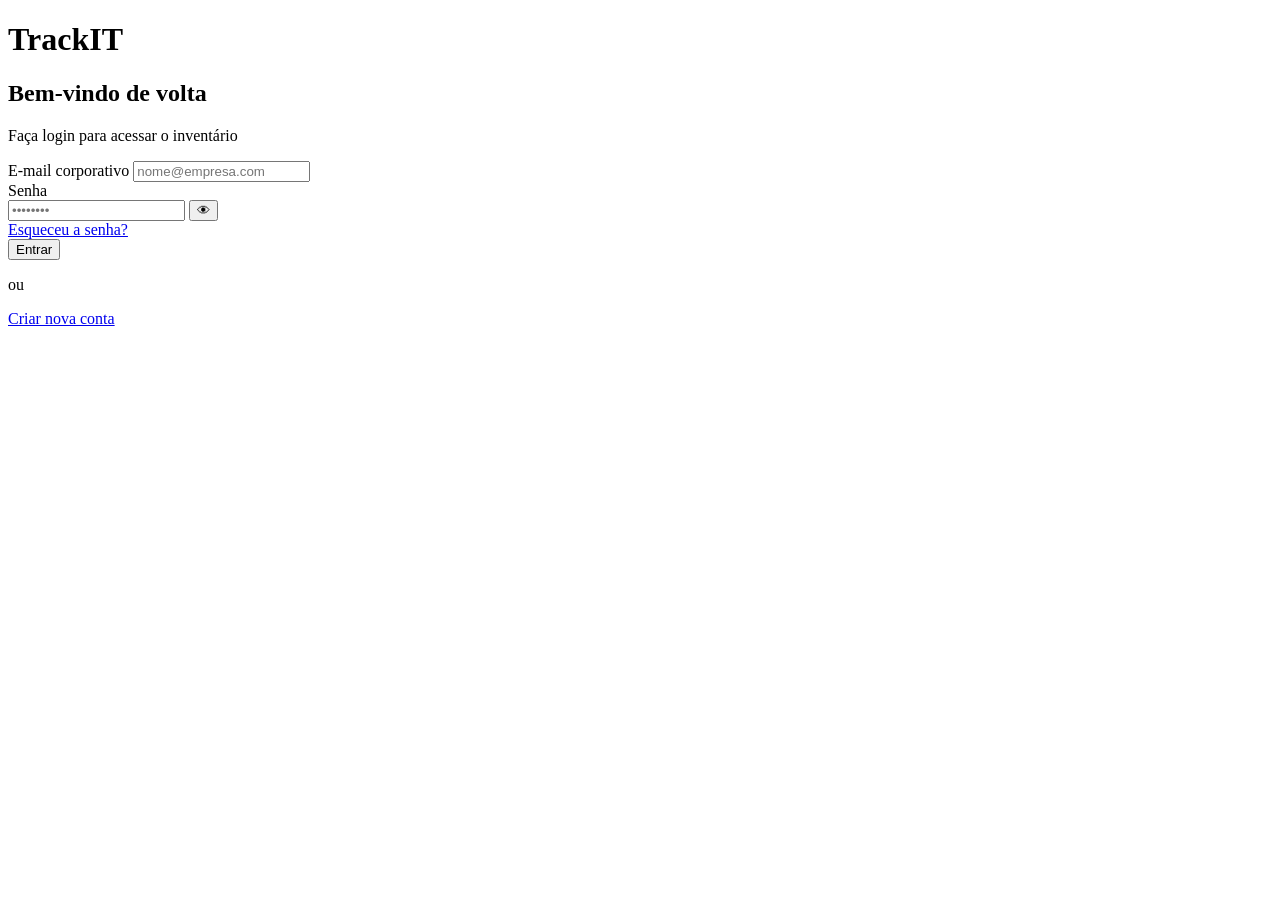
<file: index.html>
<!DOCTYPE html>
<html lang="en">
<head>
    <meta charset="UTF-8">
    <meta name="viewport" content="width=device-width, initial-scale=1.0">
    <title>TrackIT</title>
</head>
<body>
    <main class="login-card">
        <header>
            <h1>
                Track<span class="IT">IT</span>
            </h1>
            <h2>Bem-vindo de volta</h2>
            <p>Faça login para acessar o inventário</p>
        </header>
        <!-- BACKEND: precisa ajustar a rota
                {email, password}
                a API devolve em caso de sucesso e de erro
                sucesso: 200 + token ou cookie de sessão(backend precisa definir)
                        -> front redireciona pro dashboard 
                erro: 401 + { "message": "E-mail ou senha inválidos" }
                        (mesma mensagem pra e-mail inexistente ou senha errada)
                Erro do servidor: 500 -->
        <form action="/api/auth/login" method="POST">
            <p id="login-error" role="alert" hidden></p>
            <div class="field">
                <label for="email"> E-mail corporativo</label>
                    <!-- BACKEND: chega em req.body.email . Validar formato também no servidor. -->
                    <input type="email" id="email" name="email" placeholder="nome@empresa.com" required/> 
            </div>            
            <div class="field">
                <label for="password"> Senha</label>
                    <div class="password-wrapper">
                        <!-- BACKEND: chega em req.body.password . comparar com o hash salvo
                        nunca registrar em log, nem devolver em resposta -->
                        <input type="password" id="password" name="password" placeholder="••••••••" required/>
                        <button type="button" aria-label="Mostrar senha">👁</button>
                    </div>
            </div>
            <div class="field-forgot-password">
                <!-- BACKEND: ajustar rota para a página de recuperação de senha -->
                <a href="/esqueci-senha">Esqueceu a senha?</a>
            </div>
                <!-- BACKEND: envia o form, em caso de sucesso entra no dashboard inventário  -->
                <button type="submit" class="btn btn-primary">Entrar</button>
        </form>
        <div class="divider">
            <p>ou</p>
        </div>
        <!-- BACKEND: a definir rota que entra na tela de cadastro -->
        <a href="/cadastro" class="btn btn-outline">Criar nova conta</a>
    </main>
</body>
</html>
</file>
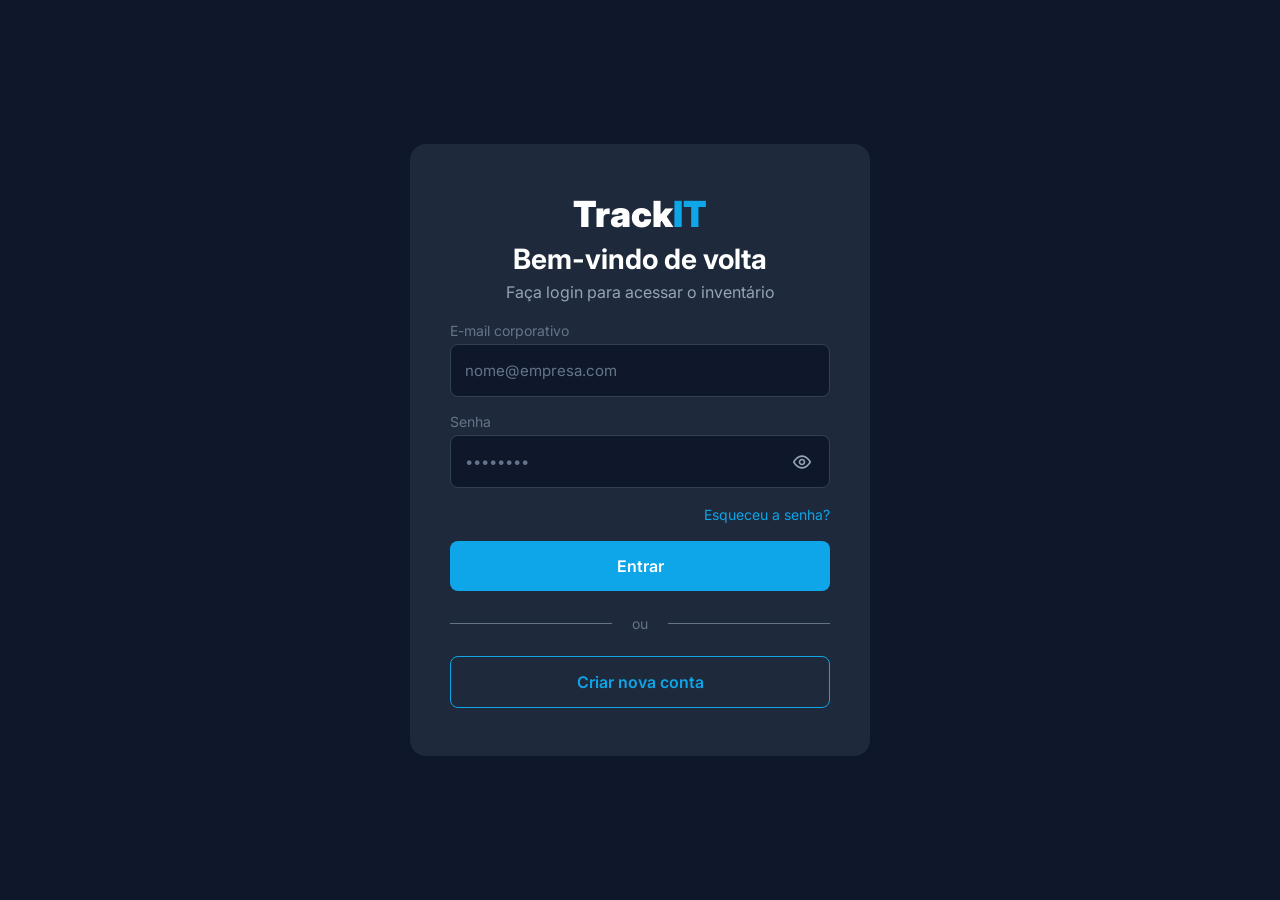
<file: src/frontend/index.html>
<!DOCTYPE html>
<html lang="pt-BR">
<head>
    <link rel="icon" type="image/png" href="./img/icon.png">
    <link rel="preconnect" href="https://fonts.googleapis.com">
    <link rel="preconnect" href="https://fonts.gstatic.com" crossorigin>
    <link href="https://fonts.googleapis.com/css2?family=Inter:ital,opsz,wght@0,14..32,100..900;1,14..32,100..900&display=swap" rel="stylesheet">
    <link rel="stylesheet" href="../frontend/styles/login.css">
    <meta charset="UTF-8">
    <meta name="viewport" content="width=device-width, initial-scale=1.0">
    <title>TrackIT</title>
</head>
<body>
    <main class="login-card">
        <header>
            <h1>
                Track<span class="logo-it">IT</span>
            </h1>
            <h2>Bem-vindo de volta</h2>
            <p>Faça login para acessar o inventário</p>
        </header>
        <!-- BACKEND: precisa ajustar a rota
                {email, password}
                a API devolve em caso de sucesso e de erro
                sucesso: 200 + token ou cookie de sessão(backend precisa definir)
                        -> front redireciona pro dashboard 
                erro: 401 + { "message": "E-mail ou senha inválidos" }
                        (mesma mensagem pra e-mail inexistente ou senha errada)
                Erro do servidor: 500 -->
        <form id="login-form" action="/api/auth/login" method="POST">
            <div class="field">
                <label for="email"> E-mail corporativo</label>
                <!-- BACKEND: chega em req.body.email . Validar formato também no servidor. -->
                <input type="email" id="email" name="email" placeholder="nome@empresa.com" required/> 
            </div>            
            <div class="field">
                <label for="password"> Senha</label>
                <div class="password-wrapper">
                    <!-- BACKEND: chega em req.body.password . comparar com o hash salvo
                    nunca registrar em log, nem devolver em resposta -->
                    <input type="password" id="password" name="password" placeholder="••••••••" required/>
                    <button type="button" aria-label="Mostrar senha" id="toggle-password">
                    <img src="img/svg/eye-password-view.svg" class="gray-color" alt="">
                    </button>
                </div>
                <div class="error-wrapper">
                    <div class="error-inner">
                        <p id="login-error" role="alert"></p>
                    </div>
                </div>

            </div>
            <div class="field-forgot-password">
                <!-- BACKEND: ajustar rota para a página de recuperação de senha -->
                <a href="/esqueci-senha">Esqueceu a senha?</a>
            </div>
            <!-- BACKEND: envia o form, em caso de sucesso entra no dashboard inventário  -->
            <button type="submit" class="btn btn-primary">Entrar</button>
        </form>
        <div class="divider">
            <p>ou</p>
        </div>
        <!-- BACKEND: a definir rota que entra na tela de cadastro -->
        <a href="/cadastro" class="btn btn-outline">Criar nova conta</a>
    </main>

    <script src="./javascript/login.js"></script>
</body>
</html>
</file>
<file: src/frontend/styles/login.css>
* {
    box-sizing: border-box;
    margin: 0;
}

body {
    font-family: "Inter", sans-serif;
    font-style: normal;
    color: #FFFFFF;
    background-color: #0F172A;
    display: flex;
    justify-content: center;
    align-items: center;
    min-height: 100vh;
    padding: 16px;
}

.login-card {
    width: 100%;
    max-width: 460px;
    background-color: #1E293B;
    border-radius: 16px;
    padding: 48px 40px;
}

header {
    text-align: center;
    margin-bottom: 20px;
}
h1 {
    font-weight: 900;
    font-size: 36px;
}

.logo-it {
    color: #0EA5E9;
}

h2 {
    font-weight: 700;
    font-size: 28px;
    margin: 6px 0;
}

header p {
    color: #94A3B8;
    font-size: 16px;
}

.field {
    margin-bottom: 16px;
}

label {
    font-size: 14px;
    color: #64748B;
    display: block;
    margin-bottom: 5px;
}

input {
    background-color: #0F172A;
    border: 1px solid #334155;
    border-radius: 8px;
    padding: 16px 14px;
    width: 100%;
    color: #fff;
    font: inherit;
    font-size: 15px;
}

input::placeholder {
    color: #64748B;
}

input:focus {
    border-color: #0EA5E9;
    outline: none;
}

input::-ms-reveal {
    display: none;
}


.password-wrapper {
    position: relative;
}

.password-wrapper input {
    padding-right: 48px;
}

.password-wrapper img {
    width: 20px;
    height: 20px;
    display: block;
}

.gray-color {
    filter: invert(77%) 
            sepia(6%) 
            saturate(880%) 
            hue-rotate(176deg) 
            brightness(82%) 
            contrast(95%);
}

.password-wrapper button {
    position: absolute;
    top: 50%;
    transform: translateY(-50%);
    right: 12px;
    background: none;
    border: none;
    cursor: pointer;
}

#login-error {
    color: #d63a2f;
    margin: 15px 0;
}

.error-wrapper {
    display: grid;
    grid-template-rows: 0fr;
    transition: grid-template-rows 0.3s ease;
}

.error-wrapper.show {
    grid-template-rows: 1fr;
}

.error-inner {
    overflow: hidden;
    min-height: 0;
}

.field-forgot-password {
    text-align: right;
    margin-bottom: 17px;
}

.field-forgot-password a {
    font-size: 14px;
    color: #0EA5E9;
    text-decoration: none;
}

.btn {
    display: block;
    width: 100%;
    padding: 15px;
    border-radius: 8px;
    font: inherit;
    font-weight: 600;
    text-align: center;
    text-decoration: none;
    cursor: pointer;
}

.btn-primary {
    background-color: #0EA5E9;
    color: #fff;
    border: none;
    transition: 0.18s;
}

.btn-primary:hover {
    background-color: #0c85bd;
    color: #e0e0e0;
}

.btn-outline {
    background-color: transparent;
    border: 1px solid #0EA5E9;
    color: #0EA5E9;
    transition: 0.18s;
}

.btn-outline:hover {
    background-color: #e0dddd;
    color: #0F172A;
    border: 1px solid #e0dddd;
}


.divider {
    margin: 24px 0;
    display: flex;
    align-items: center;
    gap: 20px;
    color: #64748B;
    font-size: 14px;
}

.divider::before, .divider::after {
    content: "";
    flex: 1;
    height: 1px;
    background-color: #64748B;
}
</file>
